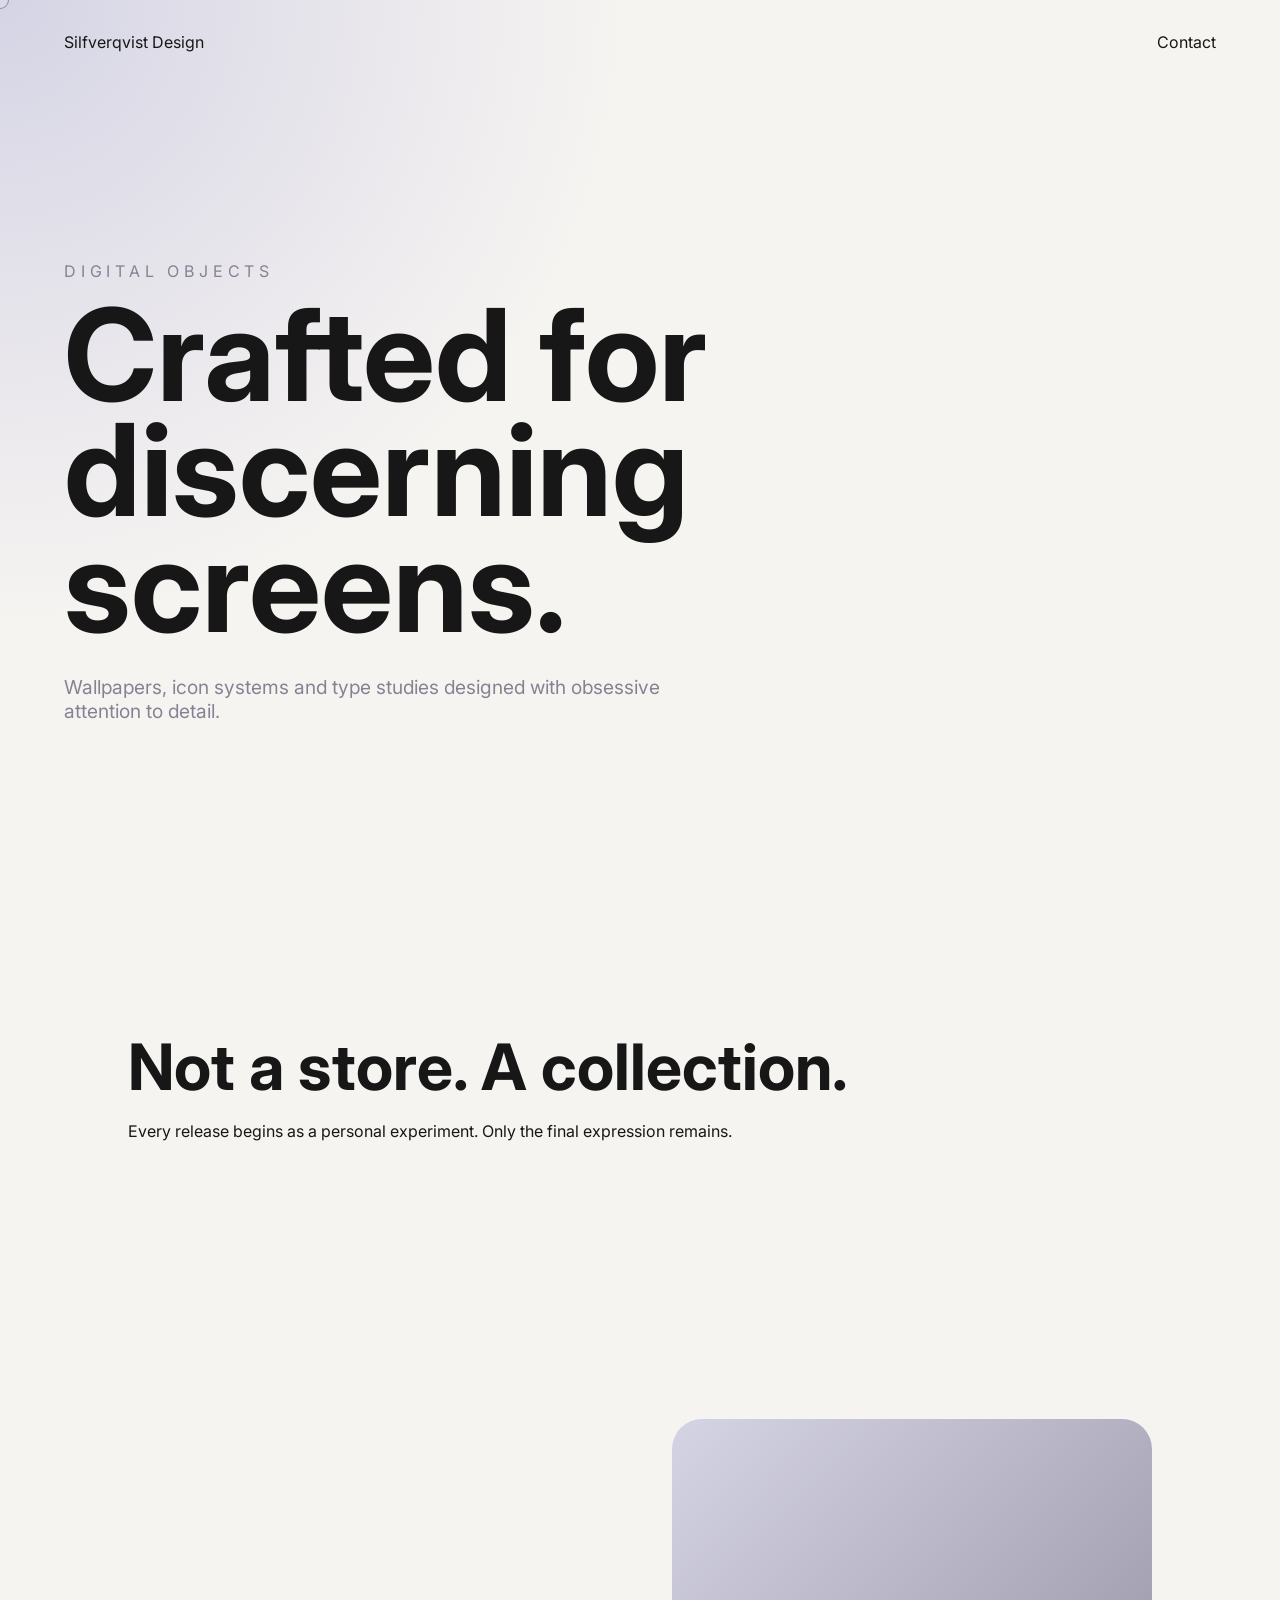
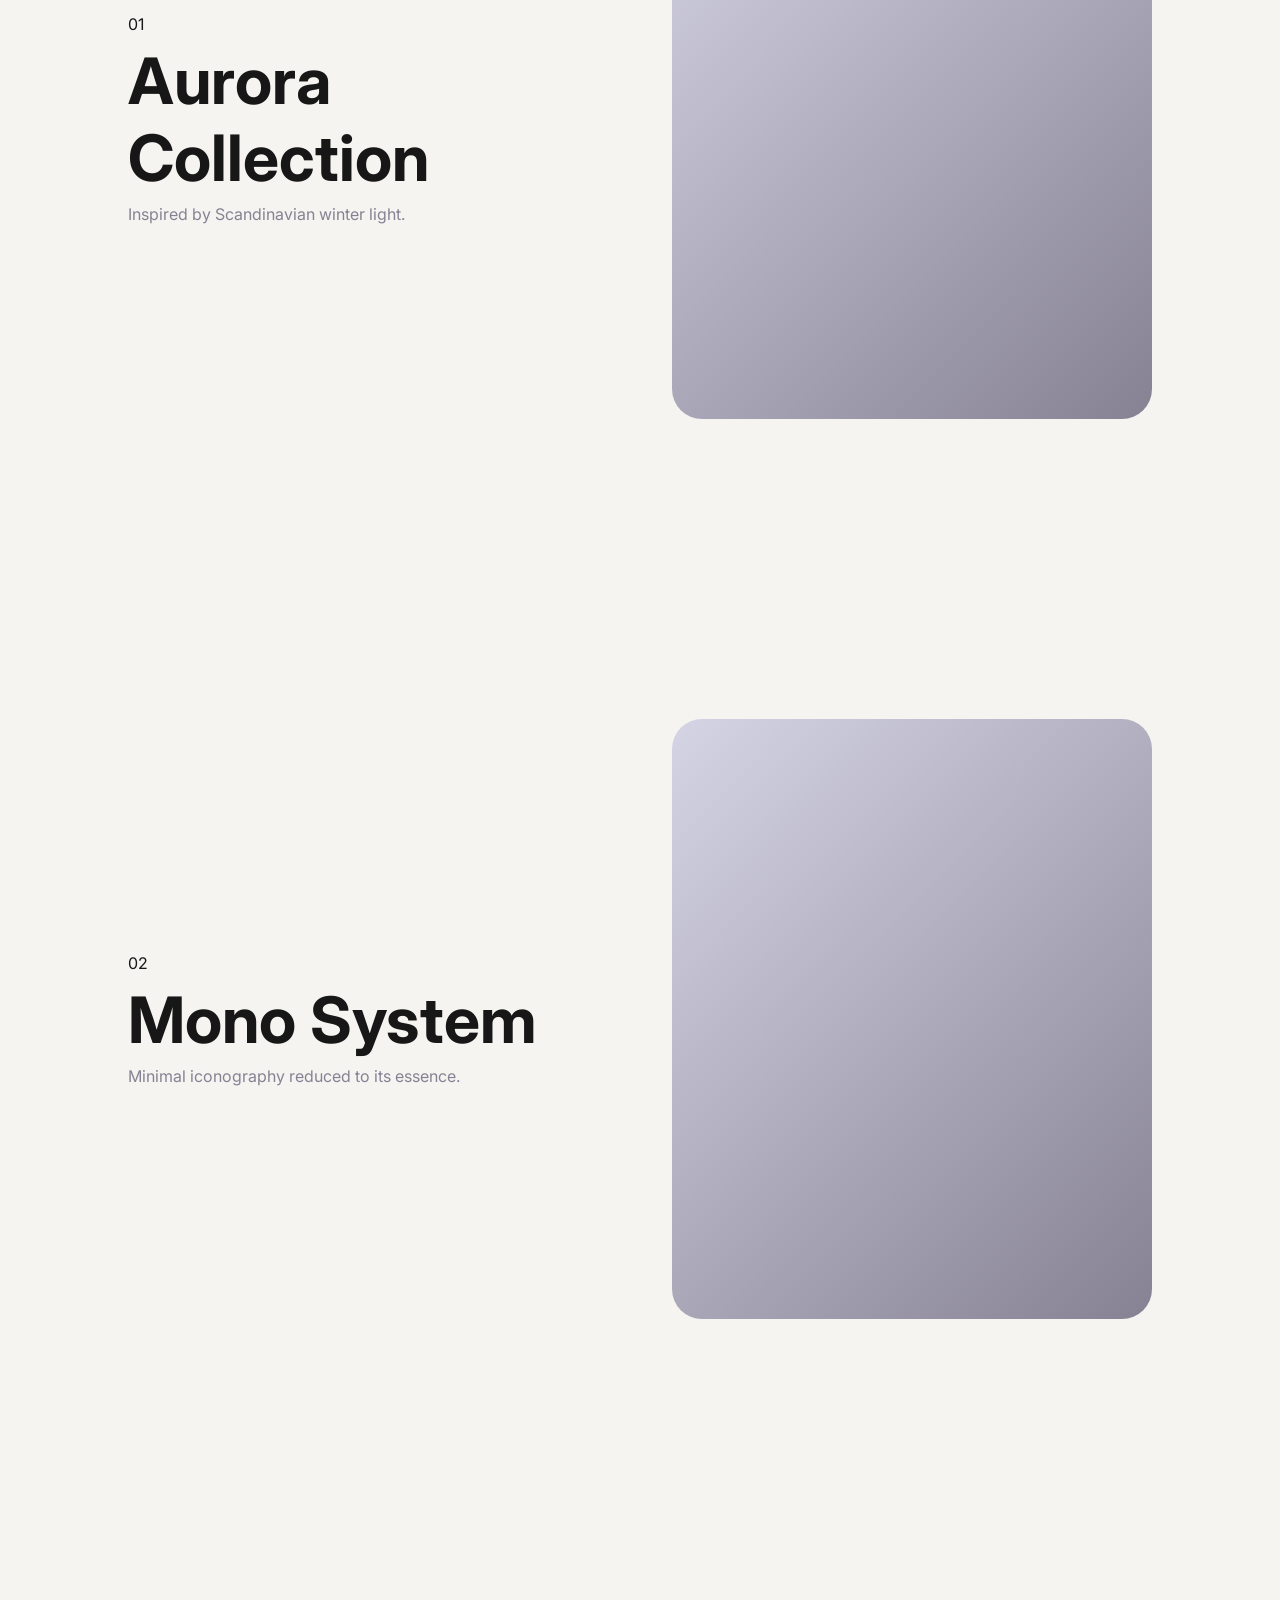
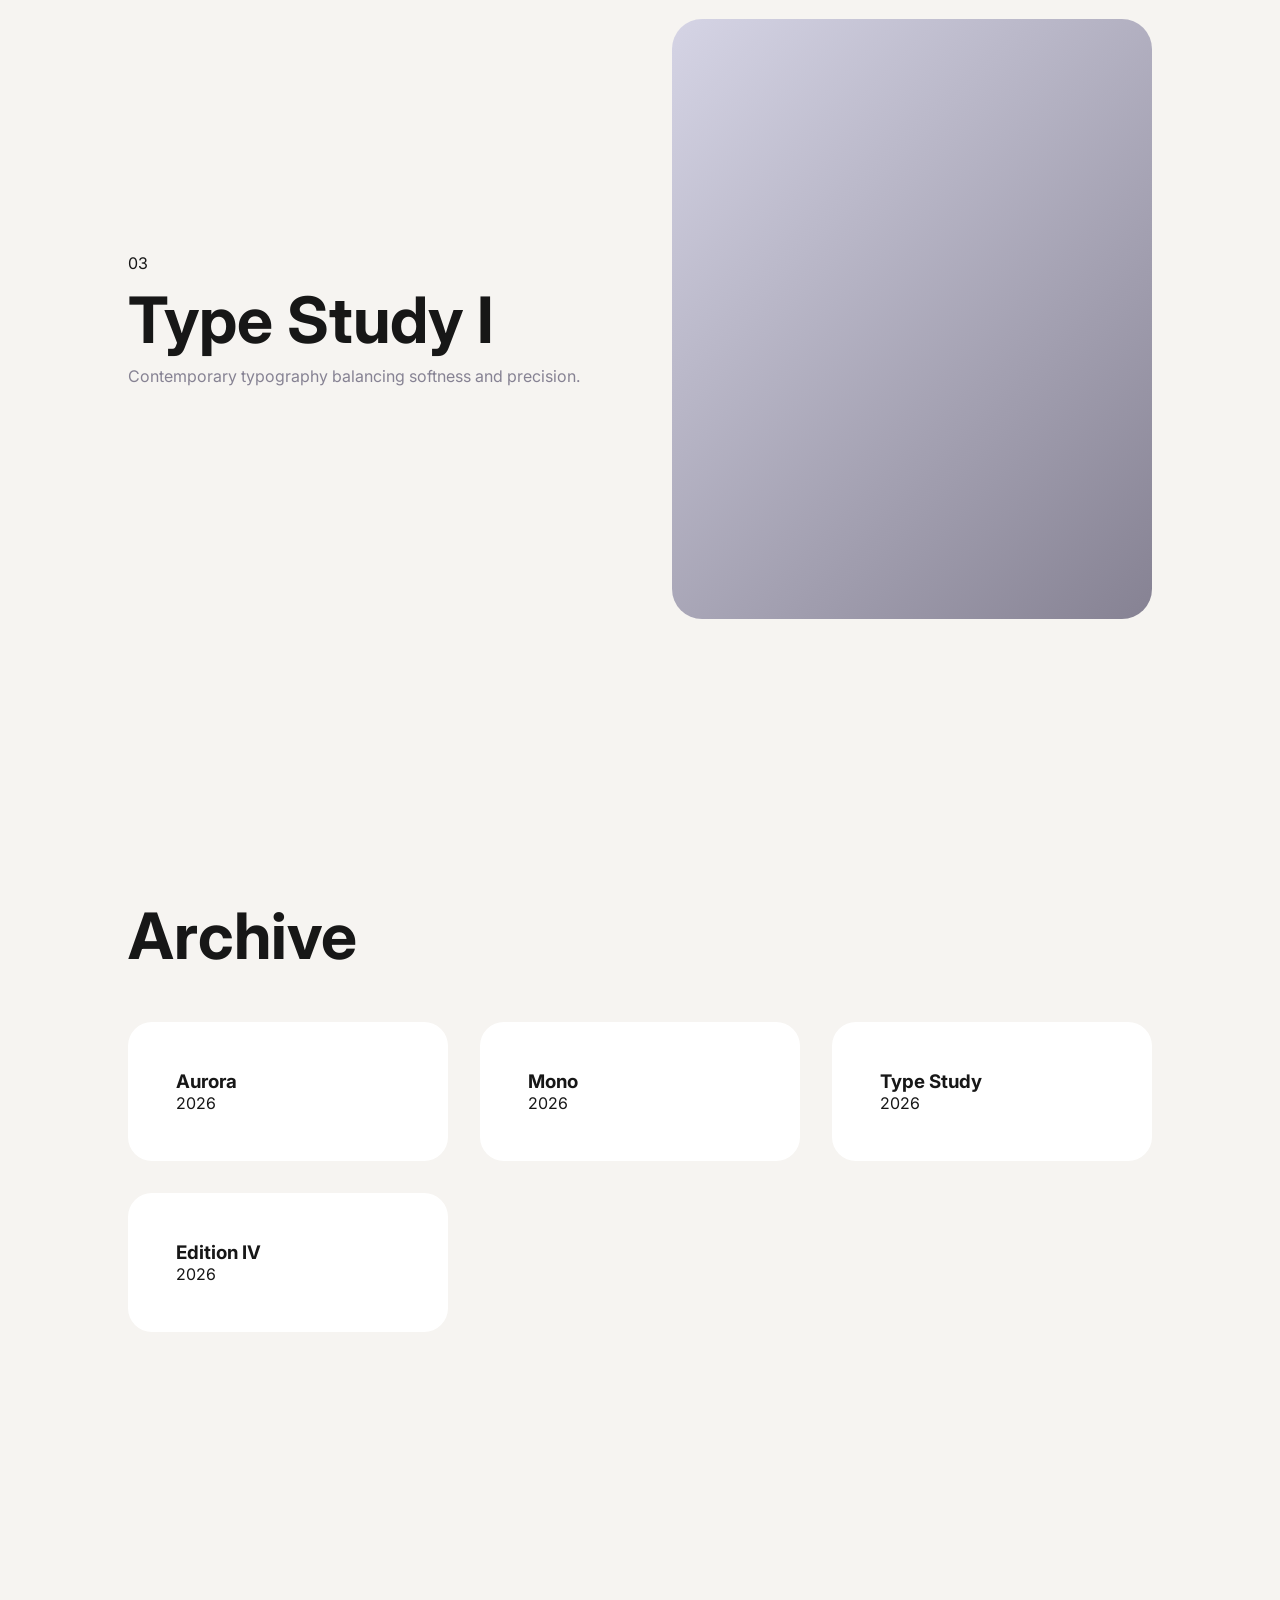
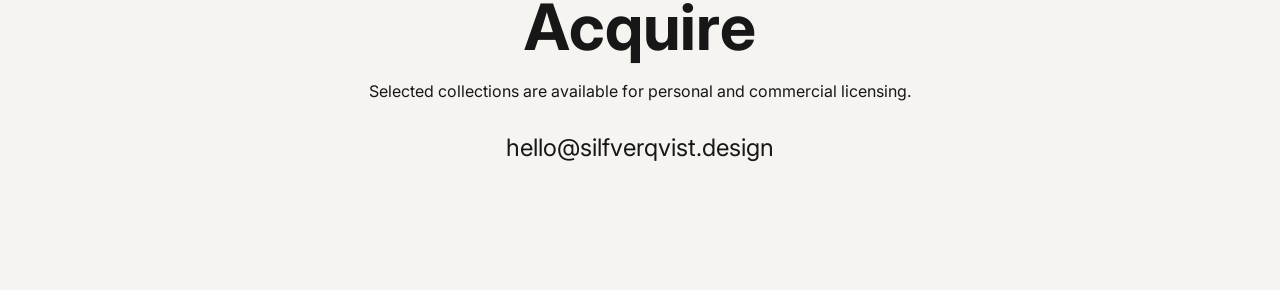
<file: index.html>
<!DOCTYPE html>
<html lang="en">
<head>
<meta charset="UTF-8">
<meta name="viewport" content="width=device-width, initial-scale=1.0">
<title>Silfverqvist Design</title>
<link rel="stylesheet" href="styles.css">
<link rel="preconnect" href="https://fonts.googleapis.com">
<link rel="preconnect" href="https://fonts.gstatic.com" crossorigin>
<link href="https://fonts.googleapis.com/css2?family=Inter:wght@300;400;500;600;700;800&display=swap" rel="stylesheet">
</head>
<body>

<div class="cursor"></div>

<header class="hero">
    <nav>
        <div class="logo">Silfverqvist Design</div>
        <a href="#contact">Contact</a>
    </nav>

    <div class="hero-content">
        <p class="eyebrow">DIGITAL OBJECTS</p>
        <h1>Crafted for discerning screens.</h1>
        <p class="lead">
            Wallpapers, icon systems and type studies designed with obsessive attention to detail.
        </p>
    </div>
</header>

<section class="manifesto reveal">
    <h2>Not a store. A collection.</h2>
    <p>
        Every release begins as a personal experiment. Only the final expression remains.
    </p>
</section>

<section class="collection reveal">
    <div class="text">
        <span>01</span>
        <h2>Aurora Collection</h2>
        <p>Inspired by Scandinavian winter light.</p>
    </div>
    <div class="image"></div>
</section>

<section class="collection reveal">
    <div class="text">
        <span>02</span>
        <h2>Mono System</h2>
        <p>Minimal iconography reduced to its essence.</p>
    </div>
    <div class="image"></div>
</section>

<section class="collection reveal">
    <div class="text">
        <span>03</span>
        <h2>Type Study I</h2>
        <p>Contemporary typography balancing softness and precision.</p>
    </div>
    <div class="image"></div>
</section>

<section class="archive reveal">
    <h2>Archive</h2>
    <div class="grid">
        <div class="card"><h3>Aurora</h3><p>2026</p></div>
        <div class="card"><h3>Mono</h3><p>2026</p></div>
        <div class="card"><h3>Type Study</h3><p>2026</p></div>
        <div class="card"><h3>Edition IV</h3><p>2026</p></div>
    </div>
</section>

<section id="contact" class="contact reveal">
    <h2>Acquire</h2>
    <p>
        Selected collections are available for personal and commercial licensing.
    </p>
    <a href="mailto:hello@silfverqvist.design">hello@silfverqvist.design</a>
</section>

<script src="script.js"></script>
</body>
</html>
</file>
<file: styles.css>
:root{
--bg:#f6f4f1;
--text:#171717;
--muted:#868293;
--accent:#d5d4e5;
}

*{
margin:0;
padding:0;
box-sizing:border-box;
}

/* 1 & 4. Premium proximity scroll snapping and cursor hiding */
html{
scroll-behavior:smooth;
scroll-snap-type:y proximity;
cursor:none;
}

body{
font-family:Inter,sans-serif;
background:var(--bg);
color:var(--text);
overflow-x:hidden;
cursor:none;
}

/* 1. Ensure default cursor never appears on interactive elements */
a,
button,
.card,
.collection,
input,
textarea{
cursor:none;
}

/* 4. Smooth snapping targets */
.hero,
.manifesto,
.collection,
.archive,
.contact{
scroll-snap-align:start;
scroll-snap-stop:always;
}

/* 6. Updated premium, blurred, and smooth-tracking custom cursor */
.cursor{
width:18px;
height:18px;
border:1px solid rgba(0,0,0,.35);
background:rgba(255,255,255,.15);
backdrop-filter:blur(10px);
border-radius:50%;
position:fixed;
pointer-events:none;
z-index:9999;
transform:translate(-50%,-50%);
transition:
width .25s ease,
height .25s ease,
transform .08s linear;
}

nav{
display:flex;
justify-content:space-between;
padding:2rem 4rem;
}

nav a{
color:inherit;
text-decoration:none;
}

.hero{
min-height:100vh;
display:flex;
flex-direction:column;
background:
radial-gradient(circle at top left,#d5d4e5 0%,transparent 40%),
var(--bg);
}

.hero-content{
margin:auto;
width:min(1200px,90%);
}

.eyebrow{
letter-spacing:.3rem;
margin-bottom:1rem;
color:var(--muted);
}

h1{
font-size:clamp(4rem,10vw,10rem);
line-height:.9;
max-width:900px;
}

.lead{
margin-top:2rem;
font-size:1.2rem;
max-width:600px;
color:var(--muted);
}

section{
padding:8rem 10%;
}

.manifesto h2,
.archive h2,
.contact h2{
font-size:clamp(2rem,5vw,5rem);
margin-bottom:1rem;
}

/* 3. Make collection sections fill the full viewport */
.collection{
display:grid;
grid-template-columns:1fr 1fr;
gap:4rem;
align-items:center;
min-height:100vh;
}

.collection .image{
height:600px;
border-radius:30px;
background:linear-gradient(135deg,#d5d4e5,#868293);
}

.collection h2{
font-size:4rem;
margin:.5rem 0;
}

.collection p{
color:var(--muted);
}

.grid{
display:grid;
grid-template-columns:repeat(auto-fit,minmax(250px,1fr));
gap:2rem;
margin-top:3rem;
}

.card{
padding:3rem;
background:white;
border-radius:24px;
transition:.3s;
}

.card:hover{
transform:translateY(-8px);
}

.contact{
text-align:center;
}

.contact a{
display:inline-block;
margin-top:2rem;
font-size:1.5rem;
color:inherit;
text-decoration:none;
}

/* 5. Premium "floating into focus" reveal animation */
.reveal{
opacity:0;
transform:
translateY(80px)
scale(.98);
filter:blur(10px);

transition:
opacity 1.2s ease,
transform 1.2s cubic-bezier(.16,1,.3,1),
filter 1.2s ease;
}

.reveal.visible{
opacity:1;
transform:none;
filter:blur(0);
}

@media(max-width:900px){
.collection{
grid-template-columns:1fr;
}
nav{
padding:1.5rem;
}
}
</file>
